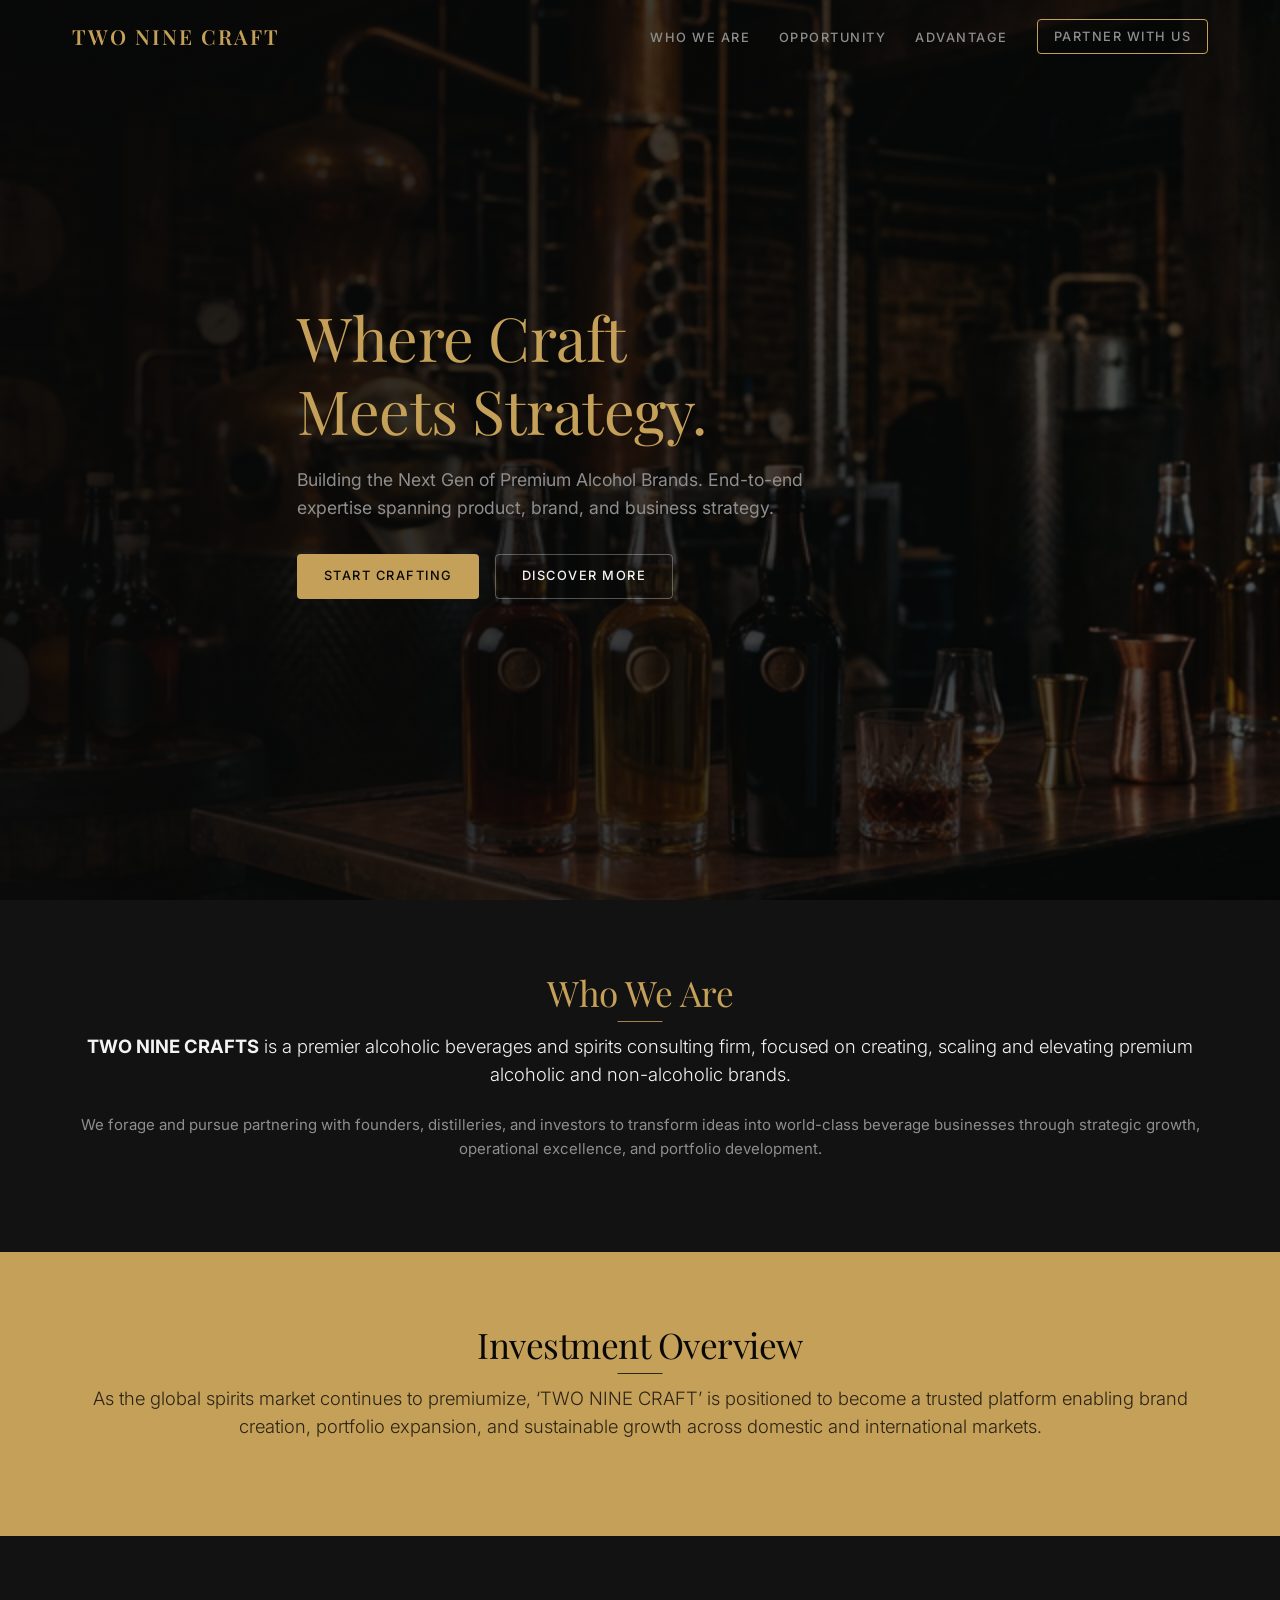
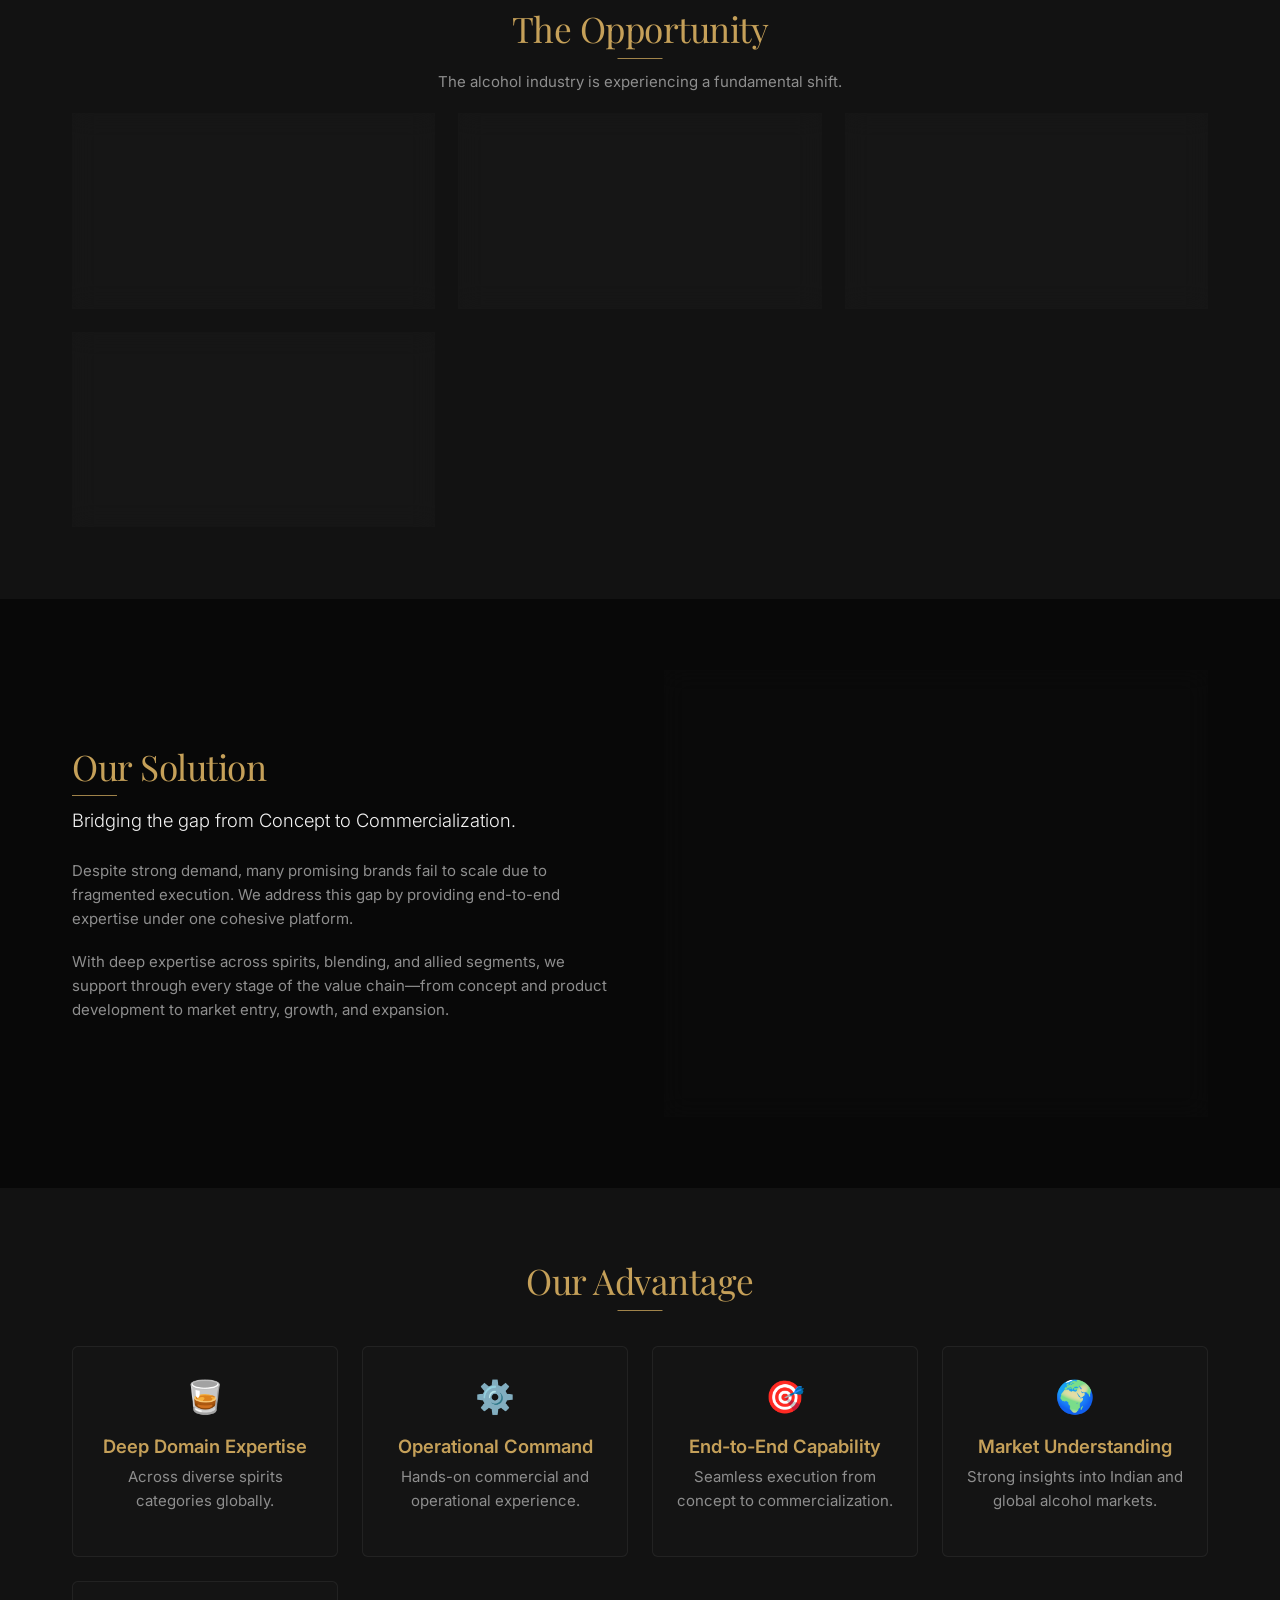
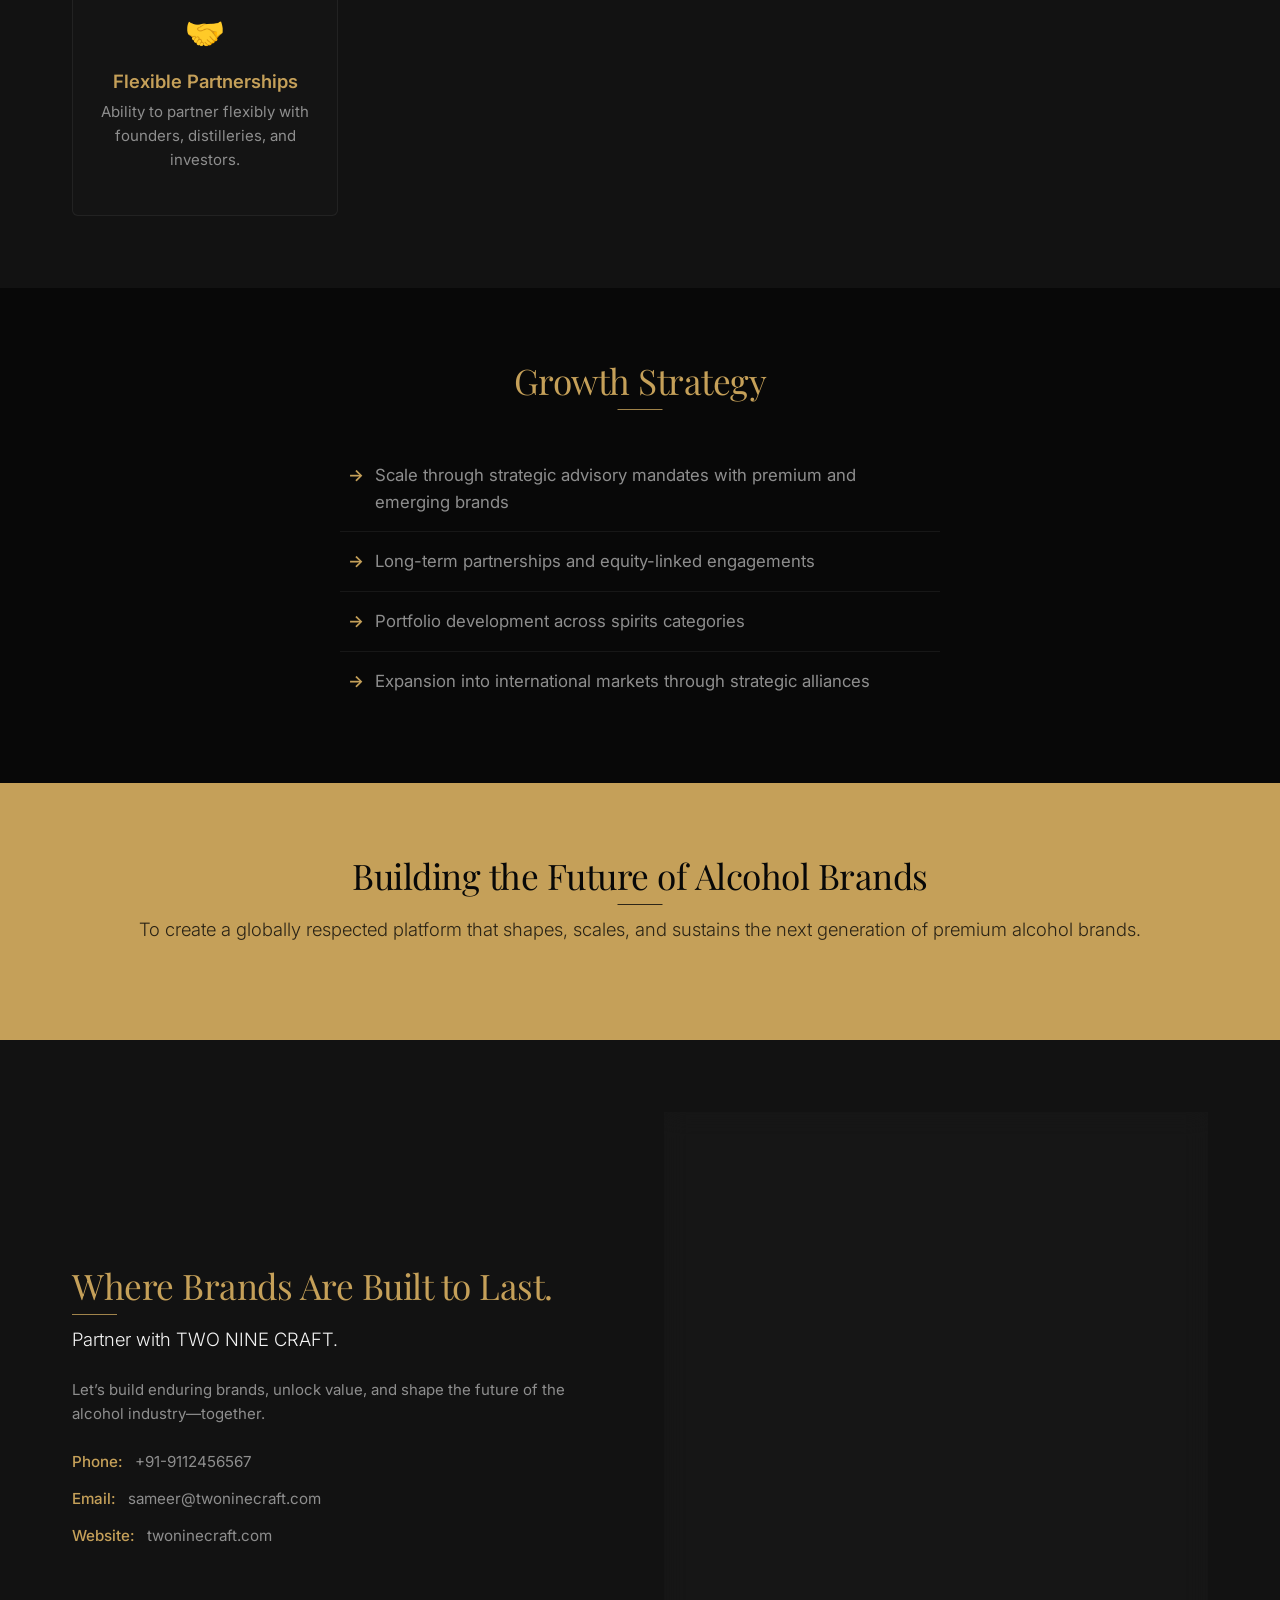
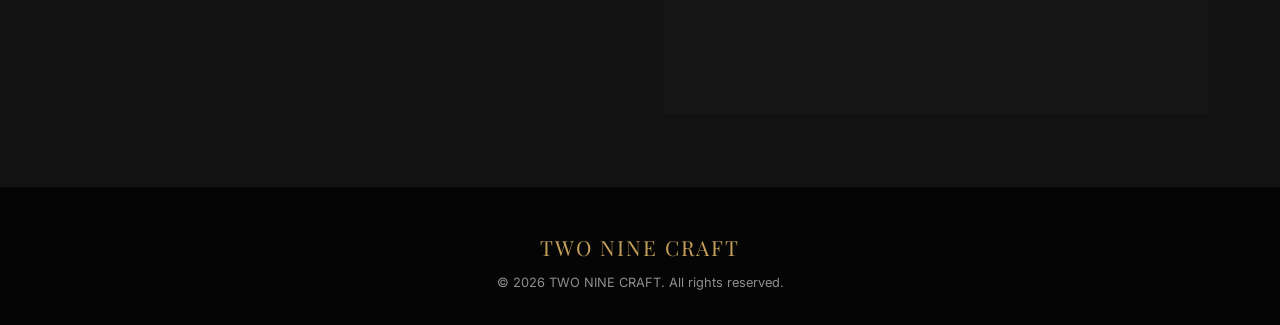
<file: index.html>
<!DOCTYPE html>
<html lang="en">
<head>
    <meta charset="UTF-8">
    <meta name="viewport" content="width=device-width, initial-scale=1.0">
    <title>TWO NINE CRAFT | Premium Alcohol Brand Consultancy</title>
    <meta name="description" content="Spearheading as an alcoholic beverages and spirits consulting firm, focused on creating, scaling and elevating premium alcoholic and non-alcoholic brands.">
    <link rel="preconnect" href="https://fonts.googleapis.com">
    <link rel="preconnect" href="https://fonts.gstatic.com" crossorigin>
    <link href="https://fonts.googleapis.com/css2?family=Inter:wght@300;400;500;600&family=Playfair+Display:ital,wght@0,400;0,600;0,700;1,400&display=swap" rel="stylesheet">
    <link rel="stylesheet" href="styles.css">
</head>
<body>
    <nav class="navbar">
        <div class="container nav-container">
            <a href="#" class="logo">TWO NINE CRAFT</a>
            <button class="menu-toggle" id="menuToggle" aria-label="Toggle navigation menu">
                <span></span>
                <span></span>
                <span></span>
            </button>
            <ul class="nav-links" id="navLinks">
                <li><a href="#who-we-are">Who We Are</a></li>
                <li><a href="#opportunity">Opportunity</a></li>
                <li><a href="#advantage">Advantage</a></li>
                <li><a href="#contact" class="btn btn-outline-nav">Partner With Us</a></li>
            </ul>
        </div>
    </nav>

    <header class="hero">
        <div class="hero-overlay"></div>
        <div class="container hero-content fade-up">
            <h1>Where Craft<br>Meets Strategy.</h1>
            <p>Building the Next Gen of Premium Alcohol Brands. End-to-end expertise spanning product, brand, and business strategy.</p>
            <div class="hero-buttons">
                <a href="#contact" class="btn btn-primary">Start Crafting</a>
                <a href="#who-we-are" class="btn btn-secondary">Discover More</a>
            </div>
        </div>
    </header>

    <section id="who-we-are" class="section dark-bg">
        <div class="container text-center max-w-800 fade-up">
            <h2 class="section-title">Who We Are</h2>
            <p class="section-lead">
                <strong>TWO NINE CRAFTS</strong> is a premier alcoholic beverages and spirits consulting firm, focused on creating, scaling and elevating premium alcoholic and non-alcoholic brands.
            </p>
            <p>
                We forage and pursue partnering with founders, distilleries, and investors to transform ideas into world-class beverage businesses through strategic growth, operational excellence, and portfolio development.
            </p>
        </div>
    </section>

    <section id="investment" class="section accent-bg text-dark">
        <div class="container text-center max-w-800 fade-up">
            <h2 class="section-title text-dark">Investment Overview</h2>
            <p class="section-lead">
                As the global spirits market continues to premiumize, ‘TWO NINE CRAFT’ is positioned to become a trusted platform enabling brand creation, portfolio expansion, and sustainable growth across domestic and international markets.
            </p>
        </div>
    </section>

    <section id="opportunity" class="section dark-bg">
        <div class="container">
            <div class="section-header text-center fade-up">
                <h2 class="section-title">The Opportunity</h2>
                <p>The alcohol industry is experiencing a fundamental shift.</p>
            </div>
            <div class="grid grid-2 fade-up">
                <div class="card glass-card">
                    <h3>Rapid Premiumization</h3>
                    <p>Across all spirits categories, consumers are drinking less but better, seeking high-quality experiences.</p>
                </div>
                <div class="card glass-card">
                    <h3>Authentic Demand</h3>
                    <p>Increasing demand for authentic, differentiated brands with compelling stories and origin.</p>
                </div>
                <div class="card glass-card">
                    <h3>Growing Complexity</h3>
                    <p>Navigating regulation, supply chains, and go-to-market execution has never been more intricate.</p>
                </div>
                <div class="card glass-card">
                    <h3>Expertise Shortage</h3>
                    <p>A critical shortage of integrated capabilities spanning product creation, brand positioning, and business strategy.</p>
                </div>
            </div>
        </div>
    </section>

    <section id="solution" class="section darker-bg">
        <div class="container split-layout fade-up">
            <div class="split-content">
                <h2 class="section-title">Our Solution</h2>
                <p class="section-lead">Bridging the gap from Concept to Commercialization.</p>
                <p>Despite strong demand, many promising brands fail to scale due to fragmented execution. We address this gap by providing end-to-end expertise under one cohesive platform.</p>
                <p>With deep expertise across spirits, blending, and allied segments, we support through every stage of the value chain—from concept and product development to market entry, growth, and expansion.</p>
            </div>
            <div class="split-image glass-panel">
                <div class="solution-list">
                    <div class="solution-item">
                        <span class="number">01</span>
                        <h4>Concept & Creation</h4>
                    </div>
                    <div class="solution-item">
                        <span class="number">02</span>
                        <h4>Liquid Development</h4>
                    </div>
                    <div class="solution-item">
                        <span class="number">03</span>
                        <h4>Brand Strategy</h4>
                    </div>
                    <div class="solution-item">
                        <span class="number">04</span>
                        <h4>Market Entry</h4>
                    </div>
                </div>
            </div>
        </div>
    </section>

    <section id="advantage" class="section dark-bg">
        <div class="container text-center fade-up">
            <h2 class="section-title">Our Advantage</h2>
            <div class="grid grid-3 mt-4">
                <div class="advantage-item">
                    <div class="icon">🥃</div>
                    <h4>Deep Domain Expertise</h4>
                    <p>Across diverse spirits categories globally.</p>
                </div>
                <div class="advantage-item">
                    <div class="icon">⚙️</div>
                    <h4>Operational Command</h4>
                    <p>Hands-on commercial and operational experience.</p>
                </div>
                <div class="advantage-item">
                    <div class="icon">🎯</div>
                    <h4>End-to-End Capability</h4>
                    <p>Seamless execution from concept to commercialization.</p>
                </div>
                <div class="advantage-item">
                    <div class="icon">🌍</div>
                    <h4>Market Understanding</h4>
                    <p>Strong insights into Indian and global alcohol markets.</p>
                </div>
                <div class="advantage-item">
                    <div class="icon">🤝</div>
                    <h4>Flexible Partnerships</h4>
                    <p>Ability to partner flexibly with founders, distilleries, and investors.</p>
                </div>
            </div>
        </div>
    </section>

    <section id="strategy" class="section darker-bg">
        <div class="container text-center max-w-800 fade-up">
            <h2 class="section-title">Growth Strategy</h2>
            <ul class="strategy-list">
                <li>Scale through strategic advisory mandates with premium and emerging brands</li>
                <li>Long-term partnerships and equity-linked engagements</li>
                <li>Portfolio development across spirits categories</li>
                <li>Expansion into international markets through strategic alliances</li>
            </ul>
        </div>
    </section>

    <section id="vision" class="section accent-bg text-dark text-center">
        <div class="container fade-up max-w-800">
            <h2 class="section-title text-dark">Building the Future of Alcohol Brands</h2>
            <p class="section-lead">To create a globally respected platform that shapes, scales, and sustains the next generation of premium alcohol brands.</p>
        </div>
    </section>

    <section id="contact" class="section dark-bg">
        <div class="container split-layout fade-up">
            <div class="split-content contact-info">
                <h2 class="section-title">Where Brands Are Built to Last.</h2>
                <p class="section-lead">Partner with TWO NINE CRAFT.</p>
                <p>Let’s build enduring brands, unlock value, and shape the future of the alcohol industry—together.</p>
                <div class="contact-details mt-4">
                    <p><strong>Phone:</strong> +91-9112456567</p>
                    <p><strong>Email:</strong> sameer@twoninecraft.com</p>
                    <p><strong>Website:</strong> twoninecraft.com</p>
                </div>
            </div>
            <div class="split-form glass-card">
                <h3>Start the Conversation</h3>
                <p class="form-desc">Fill out this initial questionnaire for hiring our services.</p>
                <form id="contactForm">
                    <div class="form-group">
                        <label for="name">Full Name / Company</label>
                        <input type="text" id="name" required placeholder="John Doe">
                    </div>
                    <div class="form-group">
                        <label for="email">Email Address</label>
                        <input type="email" id="email" required placeholder="john@example.com">
                    </div>
                    <div class="form-group">
                        <label for="interest">Area of Interest</label>
                        <select id="interest" required>
                            <option value="">Select an option...</option>
                            <option value="brand_creation">Brand Creation & Concept</option>
                            <option value="liquid_development">Liquid & Product Development</option>
                            <option value="market_entry">Market Entry Strategy</option>
                            <option value="investment">Investment Opportunities</option>
                            <option value="other">Other Consulting Services</option>
                        </select>
                    </div>
                    <div class="form-group">
                        <label for="message">About Your Project</label>
                        <textarea id="message" rows="4" required placeholder="Tell us about your brand or vision..."></textarea>
                    </div>
                    <button type="submit" class="btn btn-primary btn-block">Submit Inquiry</button>
                    <div id="formStatus" class="form-status"></div>
                </form>
            </div>
        </div>
    </section>

    <footer class="footer">
        <div class="container text-center">
            <h2 class="footer-logo">TWO NINE CRAFT</h2>
            <p>&copy; 2026 TWO NINE CRAFT. All rights reserved.</p>
        </div>
    </footer>

    <script src="script.js"></script>
</body>
</html>
</file>
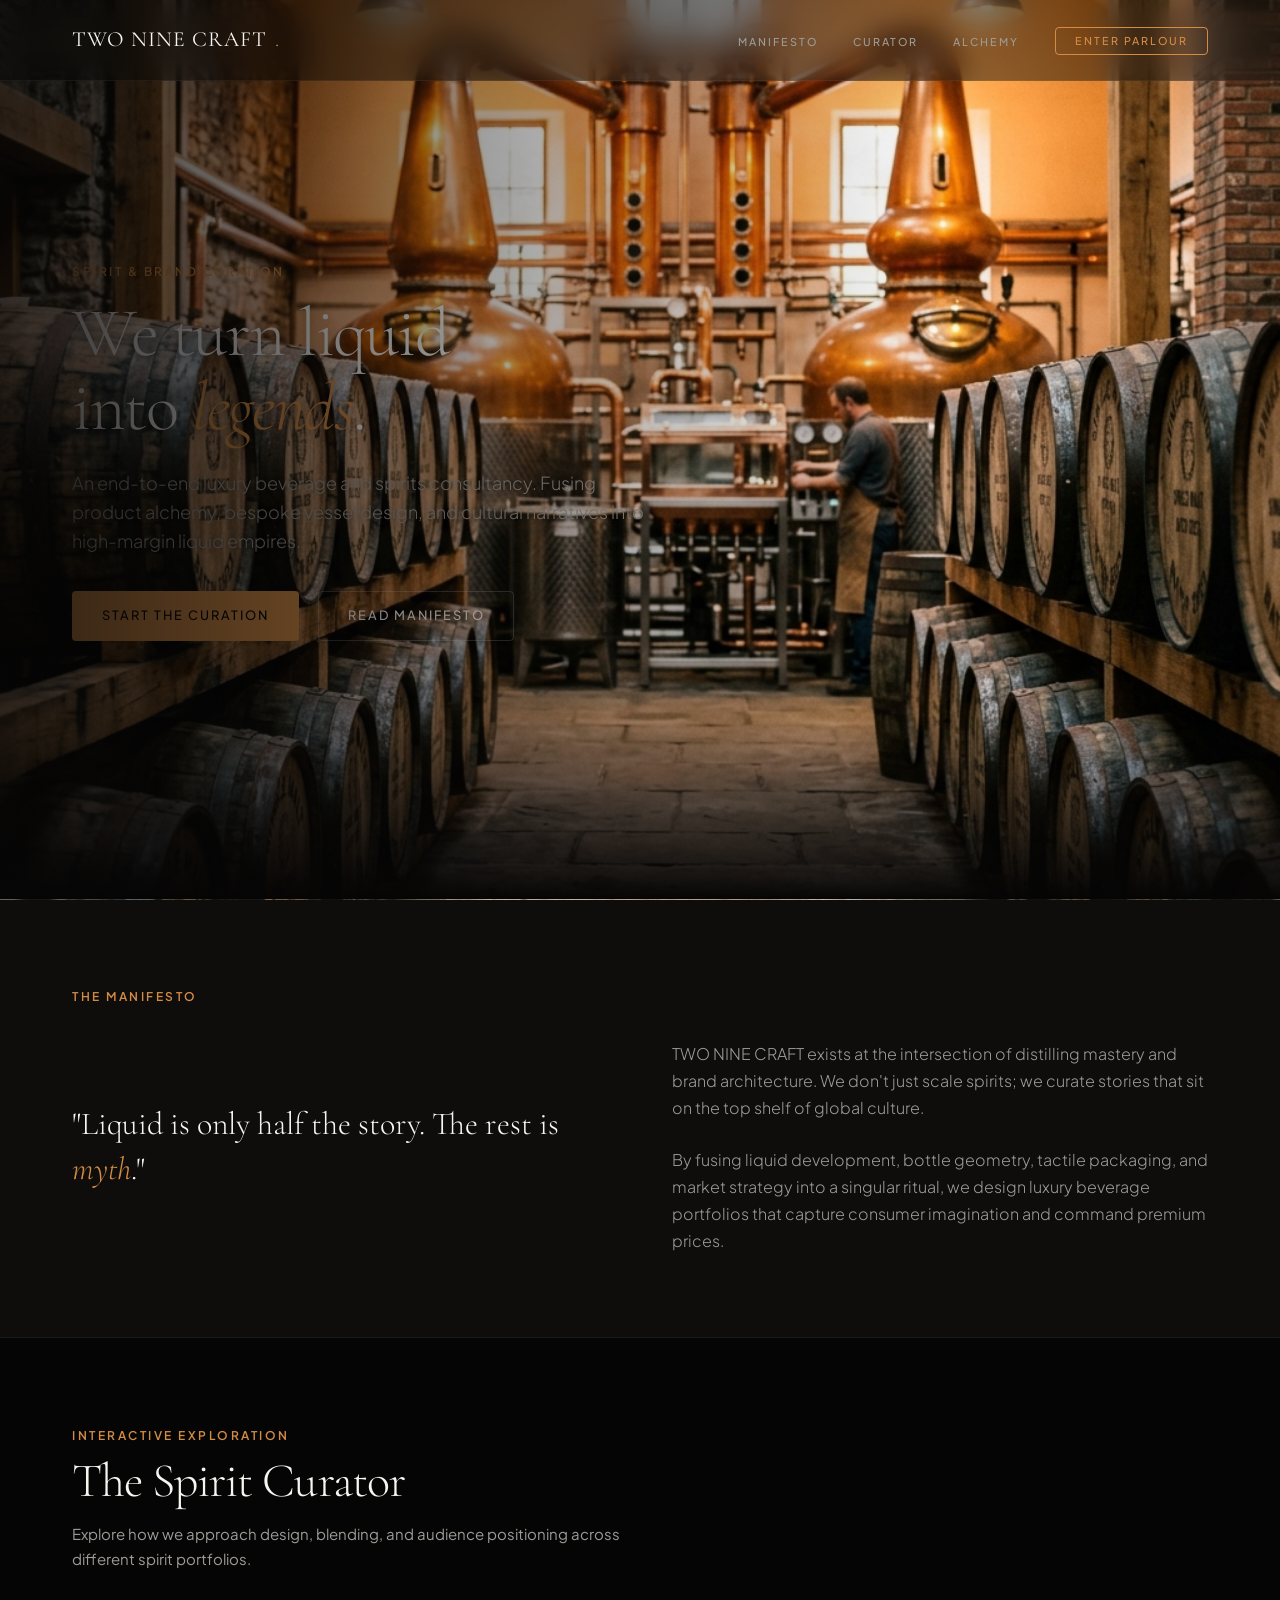
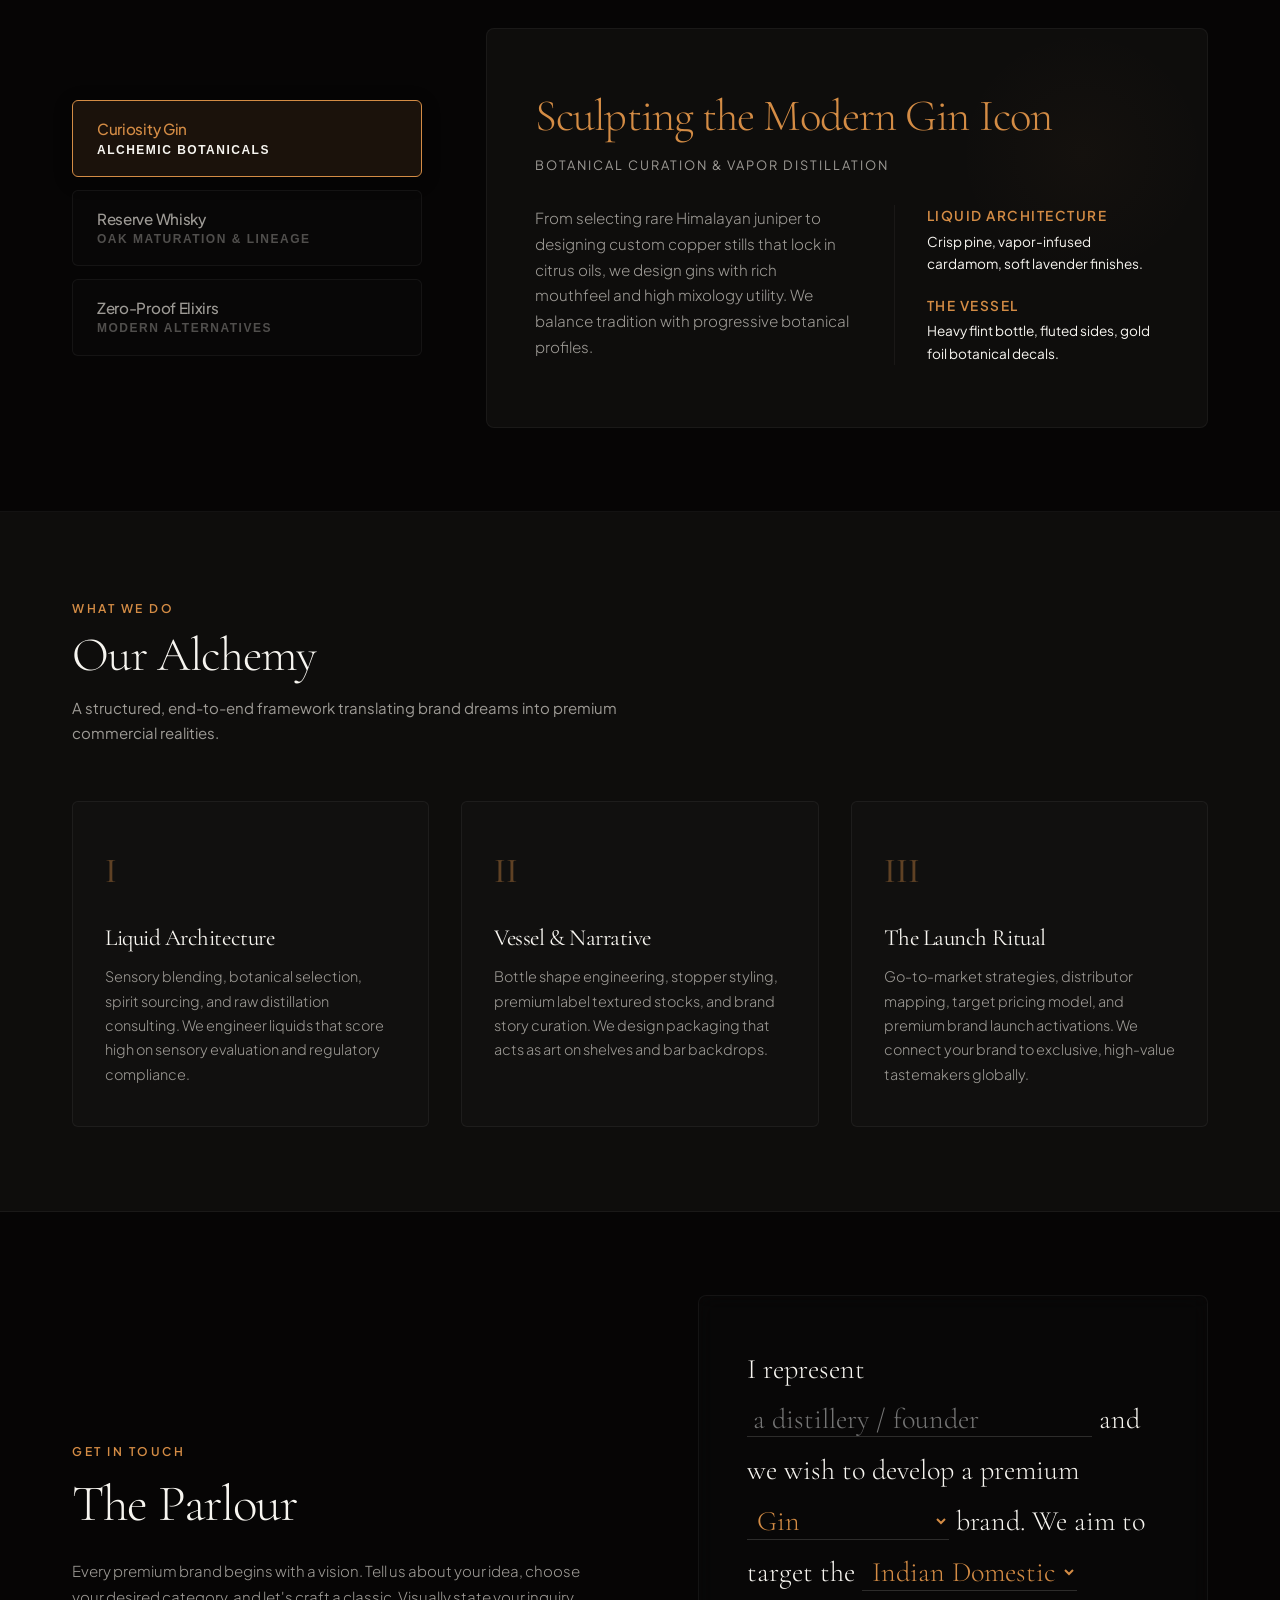
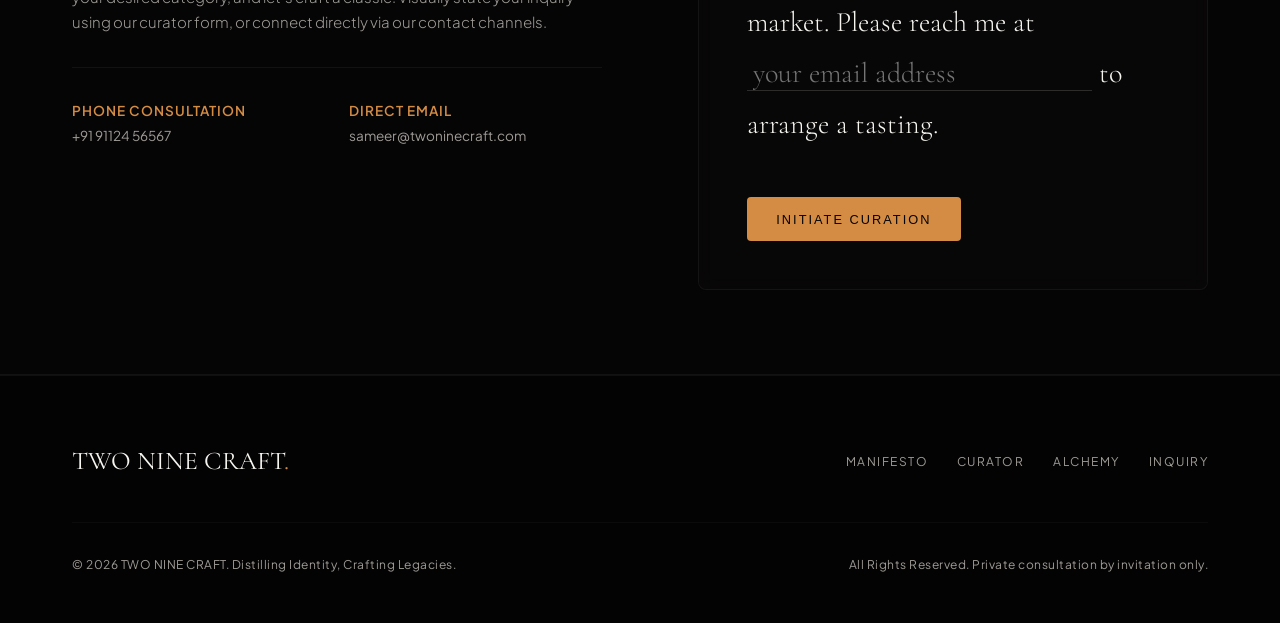
<file: v2/index.html>
<!DOCTYPE html>
<html lang="en">
<head>
    <meta charset="UTF-8">
    <meta name="viewport" content="width=device-width, initial-scale=1.0">
    <title>TWO NINE CRAFT | Luxury Spirit & Brand Consultancy</title>
    <meta name="description" content="A premium, end-to-end luxury beverage and spirits consulting firm. Bridging the gap from liquid alchemy to cultural brand icons.">
    <link rel="stylesheet" href="styles.css">
</head>
<body>
    <!-- Ambient glow decorative spots for premium depth -->
    <div class="ambient-glow" style="top: 10%; left: -100px;"></div>
    <div class="ambient-glow" style="top: 50%; right: -150px;"></div>
    <div class="ambient-glow" style="top: 85%; left: 20%;"></div>

    <!-- Navigation -->
    <nav class="navbar">
        <div class="container nav-container">
            <a href="#" class="logo">TWO NINE CRAFT<span>.</span></a>
            <button class="menu-toggle" id="menuToggle" aria-label="Toggle navigation menu">
                <span></span>
                <span></span>
                <span></span>
            </button>
            <ul class="nav-links" id="navLinks">
                <li><a href="#manifesto" class="active-link">Manifesto</a></li>
                <li><a href="#curator">Curator</a></li>
                <li><a href="#alchemy">Alchemy</a></li>
                <li><a href="#inquiry" class="btn-nav">Enter Parlour</a></li>
            </ul>
        </div>
    </nav>

    <!-- Hero Section -->
    <header class="hero">
        <div class="container">
            <div class="hero-content reveal">
                <span class="uppercase-track">Spirit &amp; Brand Curation</span>
                <h1 style="margin-top: 0.8rem;">We turn liquid<br>into <span class="serif-italic text-accent">legends</span>.</h1>
                <p>An end-to-end luxury beverage and spirits consultancy. Fusing product alchemy, bespoke vessel design, and cultural narratives into high-margin liquid empires.</p>
                <div class="hero-buttons">
                    <a href="#inquiry" class="btn btn-primary">Start the Curation</a>
                    <a href="#manifesto" class="btn btn-outline">Read Manifesto</a>
                </div>
            </div>
        </div>
    </header>

    <!-- Section 1: The Manifesto -->
    <section id="manifesto" class="section bg-peat">
        <div class="container">
            <div class="reveal">
                <span class="uppercase-track">The Manifesto</span>
                <div class="manifesto-box" style="margin-top: 2rem;">
                    <div class="manifesto-text">
                        "Liquid is only half the story. The rest is <span class="serif-italic text-accent">myth</span>."
                    </div>
                    <div class="manifesto-detail text-muted">
                        <p style="margin-bottom: 1.5rem;">TWO NINE CRAFT exists at the intersection of distilling mastery and brand architecture. We don't just scale spirits; we curate stories that sit on the top shelf of global culture.</p>
                        <p>By fusing liquid development, bottle geometry, tactile packaging, and market strategy into a singular ritual, we design luxury beverage portfolios that capture consumer imagination and command premium prices.</p>
                    </div>
                </div>
            </div>
        </div>
    </section>

    <!-- Section 2: The Spirit Curator (Interactive Tab Feature) -->
    <section id="curator" class="section bg-obsidian">
        <div class="container">
            <div class="section-header reveal">
                <span class="uppercase-track">Interactive Exploration</span>
                <h2>The Spirit Curator</h2>
                <p class="text-muted" style="margin-top: 0.8rem;">Explore how we approach design, blending, and audience positioning across different spirit portfolios.</p>
            </div>
            
            <div class="curator-layout reveal">
                <!-- Curator Tab Menu -->
                <div class="curator-menu" id="curatorMenu">
                    <button class="curator-tab active" data-spirit="gin">
                        <h4>Curiosity Gin</h4>
                        <p>Alchemic Botanicals</p>
                    </button>
                    <button class="curator-tab" data-spirit="whisky">
                        <h4>Reserve Whisky</h4>
                        <p>Oak maturation &amp; lineage</p>
                    </button>
                    <button class="curator-tab" data-spirit="nonalc">
                        <h4>Zero-Proof Elixirs</h4>
                        <p>Modern alternatives</p>
                    </button>
                </div>
                
                <!-- Curator Display Screen -->
                <div class="curator-screen" id="curatorScreen">
                    <div class="curator-display-content" id="curatorContent">
                        <!-- Dynamic content injected here by JS -->
                        <h3>Sculpting the Modern Gin Icon</h3>
                        <p class="display-subtitle">Botanical Curation &amp; Vapor Distillation</p>
                        <div class="curator-grid">
                            <div class="curator-copy text-muted">
                                <p>From selecting rare Himalayan juniper to designing custom copper stills that lock in citrus oils, we design gins with rich mouthfeel and high mixology utility. We balance tradition with progressive botanical profiles.</p>
                            </div>
                            <div class="curator-specs">
                                <div class="spec-item">
                                    <span>Liquid Architecture</span>
                                    Crisp pine, vapor-infused cardamom, soft lavender finishes.
                                </div>
                                <div class="spec-item">
                                    <span>The Vessel</span>
                                    Heavy flint bottle, fluted sides, gold foil botanical decals.
                                </div>
                            </div>
                        </div>
                    </div>
                </div>
            </div>
        </div>
    </section>

    <!-- Section 3: The Alchemy (Services Grid) -->
    <section id="alchemy" class="section bg-peat">
        <div class="container">
            <div class="section-header reveal">
                <span class="uppercase-track">What We Do</span>
                <h2>Our Alchemy</h2>
                <p class="text-muted" style="margin-top: 0.8rem;">A structured, end-to-end framework translating brand dreams into premium commercial realities.</p>
            </div>
            
            <div class="alchemy-grid reveal">
                <!-- Service 1 -->
                <div class="alchemy-card">
                    <div class="card-num">I</div>
                    <h3>Liquid Architecture</h3>
                    <p class="text-muted">Sensory blending, botanical selection, spirit sourcing, and raw distillation consulting. We engineer liquids that score high on sensory evaluation and regulatory compliance.</p>
                </div>
                
                <!-- Service 2 -->
                <div class="alchemy-card">
                    <div class="card-num">II</div>
                    <h3>Vessel &amp; Narrative</h3>
                    <p class="text-muted">Bottle shape engineering, stopper styling, premium label textured stocks, and brand story curation. We design packaging that acts as art on shelves and bar backdrops.</p>
                </div>
                
                <!-- Service 3 -->
                <div class="alchemy-card">
                    <div class="card-num">III</div>
                    <h3>The Launch Ritual</h3>
                    <p class="text-muted">Go-to-market strategies, distributor mapping, target pricing model, and premium brand launch activations. We connect your brand to exclusive, high-value tastemakers globally.</p>
                </div>
            </div>
        </div>
    </section>

    <!-- Section 4: The Parlour (Conversational Contact Room) -->
    <section id="inquiry" class="section bg-obsidian">
        <div class="container">
            <div class="parlour-layout reveal">
                <!-- Parlour info -->
                <div class="parlour-details">
                    <span class="uppercase-track">Get in Touch</span>
                    <h2 style="margin-top: 0.8rem;">The Parlour</h2>
                    <p class="text-muted">Every premium brand begins with a vision. Tell us about your idea, choose your desired category, and let's craft a classic. Visually state your inquiry using our curator form, or connect directly via our contact channels.</p>
                    
                    <div class="quick-contact">
                        <div class="contact-pill">
                            <span>Phone Consultation</span>
                            <a href="tel:+919112456567">+91 91124 56567</a>
                        </div>
                        <div class="contact-pill">
                            <span>Direct Email</span>
                            <a href="mailto:sameer@twoninecraft.com">sameer@twoninecraft.com</a>
                        </div>
                    </div>
                </div>
                
                <!-- Conversational Form -->
                <div class="conversational-form-wrapper">
                    <form id="parlourForm">
                        <div class="conversational-sentence">
                            I represent 
                            <input type="text" id="clientIdentity" class="inline-input" placeholder="a distillery / founder" required>
                            and we wish to develop a premium
                            <select id="projectCategory" class="inline-select" required>
                                <option value="Gin">Gin</option>
                                <option value="Single Malt Whisky">Whisky</option>
                                <option value="Zero-Proof Spirit">Zero-Proof</option>
                                <option value="Ready-To-Serve Portfolio">Ready-To-Serve</option>
                                <option value="Bespoke Design Project">Bespoke Cask</option>
                            </select>
                            brand. We aim to target the
                            <select id="targetMarket" class="inline-select" required>
                                <option value="Indian Premium Domestic">Indian Domestic</option>
                                <option value="Global Export">Global Export</option>
                                <option value="Bespoke Luxury Niche">Bespoke Niche</option>
                            </select>
                            market. Please reach me at 
                            <input type="email" id="clientEmail" class="inline-input" placeholder="your email address" required>
                            to arrange a tasting.
                        </div>
                        <button type="submit" class="btn btn-primary">Initiate Curation</button>
                        <div id="statusMessage" class="status-box"></div>
                    </form>
                </div>
            </div>
        </div>
    </section>

    <!-- Footer -->
    <footer class="footer">
        <div class="container">
            <div class="footer-top">
                <a href="#" class="footer-logo">TWO NINE CRAFT<span>.</span></a>
                <ul class="footer-nav">
                    <li><a href="#manifesto">Manifesto</a></li>
                    <li><a href="#curator">Curator</a></li>
                    <li><a href="#alchemy">Alchemy</a></li>
                    <li><a href="#inquiry">Inquiry</a></li>
                </ul>
            </div>
            <div class="footer-bottom">
                <p>&copy; 2026 TWO NINE CRAFT. Distilling Identity, Crafting Legacies.</p>
                <p>All Rights Reserved. Private consultation by invitation only.</p>
            </div>
        </div>
    </footer>

    <script src="script.js"></script>
</body>
</html>
</file>
<file: styles.css>
/* Root Variables for Premium Theme */
:root {
    --bg-darker: #080808;
    --bg-dark: #121212;
    --bg-card: rgba(255, 255, 255, 0.02);
    --border-color: rgba(255, 255, 255, 0.06);
    
    --gold-primary: #C5A059; /* Sophisticated Champagne/Satin Brass Gold */
    --gold-hover: #A88443;
    --gold-dim: rgba(197, 160, 89, 0.06);
    
    --text-main: #F3F3F3;
    --text-muted: #8E8E8E;
    --text-dark: #080808;
    
    --font-heading: 'Playfair Display', serif;
    --font-body: 'Inter', sans-serif;
    
    --transition: all 0.25s cubic-bezier(0.16, 1, 0.3, 1);
}

/* Reset & Base Styles */
* {
    margin: 0;
    padding: 0;
    box-sizing: border-box;
}

html {
    scroll-behavior: smooth;
}

body {
    font-family: var(--font-body);
    background-color: var(--bg-darker);
    color: var(--text-main);
    font-size: 15px; /* Compact base scale */
    line-height: 1.6;
    overflow-x: hidden;
    -webkit-font-smoothing: antialiased;
    -moz-osx-font-smoothing: grayscale;
}

h1, h2, h3, h4, h5, h6 {
    font-family: var(--font-heading);
    font-weight: 400;
    line-height: 1.2;
    margin-bottom: 0.8rem;
    color: var(--text-main);
}

p {
    margin-bottom: 1.2rem;
    color: var(--text-muted);
}

a {
    color: inherit;
    text-decoration: none;
    transition: var(--transition);
}

/* Typography Utilities */
.text-center { text-align: center; }
.text-dark { color: var(--text-dark) !important; }
.max-w-800 { max-width: 800px; margin-left: auto; margin-right: auto; }
.mt-4 { margin-top: 1.5rem; }

/* Layout Utilities */
.container {
    width: 100%;
    max-width: 1200px;
    margin: 0 auto;
    padding: 0 2rem;
}

.section {
    padding: 4.5rem 0; /* Reduced by 25% for a compact look */
}

.dark-bg { background-color: var(--bg-dark); }
.darker-bg { background-color: var(--bg-darker); }
.accent-bg { background-color: var(--gold-primary); }

.section-title {
    font-size: 2.2rem; /* Scaled down slightly */
    color: var(--gold-primary);
    margin-bottom: 1.2rem;
    position: relative;
    display: inline-block;
    letter-spacing: -0.5px;
}

.section-title::after {
    content: '';
    position: absolute;
    bottom: -8px;
    left: 50%;
    transform: translateX(-50%);
    width: 45px;
    height: 1px; /* Thinner line for elegance */
    background-color: var(--gold-primary);
    opacity: 0.8;
}

.split-layout .section-title::after {
    left: 0;
    transform: none;
}

.section-lead {
    font-size: 1.15rem; /* Scaled down slightly */
    color: var(--text-main);
    margin-bottom: 1.5rem;
    font-weight: 300;
    line-height: 1.5;
}

/* Grid System */
.grid {
    display: grid;
    gap: 1.5rem;
}

.grid-2 { grid-template-columns: repeat(auto-fit, minmax(min(280px, 100%), 1fr)); }
.grid-3 { grid-template-columns: repeat(auto-fit, minmax(min(240px, 100%), 1fr)); }

.split-layout {
    display: grid;
    grid-template-columns: 1fr 1fr;
    gap: 3rem;
    align-items: center;
}

@media (max-width: 768px) {
    .split-layout {
        grid-template-columns: 1fr;
        gap: 2rem;
    }
}

/* Navigation */
.navbar {
    position: fixed;
    top: 0;
    left: 0;
    width: 100%;
    padding: 1.2rem 0;
    z-index: 1000;
    transition: var(--transition);
    background: transparent;
}

.navbar.scrolled {
    background: rgba(8, 8, 8, 0.85);
    backdrop-filter: blur(12px);
    -webkit-backdrop-filter: blur(12px);
    padding: 0.8rem 0;
    border-bottom: 1px solid var(--border-color);
}

.nav-container {
    display: flex;
    justify-content: space-between;
    align-items: center;
}

.logo {
    font-family: var(--font-heading);
    font-size: 1.3rem;
    font-weight: 600;
    color: var(--gold-primary);
    letter-spacing: 2px;
}

.nav-links {
    list-style: none;
    display: flex;
    gap: 1.8rem;
    align-items: center;
}

.nav-links a {
    font-size: 0.8rem;
    font-weight: 500;
    text-transform: uppercase;
    letter-spacing: 1.5px;
    color: var(--text-muted);
}

.nav-links a:hover {
    color: var(--gold-primary);
}

/* Hamburger Menu Toggle */
.menu-toggle {
    display: none;
    flex-direction: column;
    justify-content: space-between;
    width: 20px;
    height: 14px;
    background: transparent;
    border: none;
    cursor: pointer;
    z-index: 1100;
}

.menu-toggle span {
    display: block;
    width: 100%;
    height: 2px;
    background-color: var(--text-main);
    transition: var(--transition);
}

@media (max-width: 768px) {
    .menu-toggle {
        display: flex;
    }
    
    .nav-links {
        position: fixed;
        top: 0;
        right: -100%;
        width: 75%;
        max-width: 300px;
        height: 100vh;
        background-color: rgba(10, 10, 10, 0.98);
        backdrop-filter: blur(15px);
        -webkit-backdrop-filter: blur(15px);
        flex-direction: column;
        justify-content: center;
        align-items: center;
        gap: 2rem;
        padding: 2rem;
        transition: right 0.4s cubic-bezier(0.16, 1, 0.3, 1);
        border-left: 1px solid var(--border-color);
        box-shadow: -10px 0 30px rgba(0, 0, 0, 0.5);
    }
    
    .nav-links.active {
        right: 0;
    }
    
    /* Cross icon transformation */
    .menu-toggle.active span:nth-child(1) {
        transform: translateY(6px) rotate(45deg);
    }
    .menu-toggle.active span:nth-child(2) {
        opacity: 0;
    }
    .menu-toggle.active span:nth-child(3) {
        transform: translateY(-6px) rotate(-45deg);
    }
}

/* Buttons */
.btn {
    display: inline-block;
    padding: 0.7rem 1.6rem;
    border-radius: 4px;
    font-family: var(--font-body);
    font-weight: 500;
    text-transform: uppercase;
    letter-spacing: 1.5px;
    cursor: pointer;
    border: 1px solid transparent;
    font-size: 0.8rem;
    transition: var(--transition);
}

.btn-primary {
    background-color: var(--gold-primary);
    color: var(--text-dark);
}

.btn-primary:hover {
    background-color: var(--gold-hover);
    transform: translateY(-2px);
    box-shadow: 0 4px 15px rgba(197, 160, 89, 0.25);
}

.btn-secondary {
    background-color: transparent;
    border-color: rgba(255, 255, 255, 0.3);
    color: var(--text-main);
}

.btn-secondary:hover {
    border-color: var(--gold-primary);
    background-color: var(--gold-dim);
    color: var(--gold-primary);
    transform: translateY(-2px);
}

.btn-outline-nav {
    border: 1px solid var(--gold-primary);
    color: var(--gold-primary);
    padding: 0.4rem 1rem;
    border-radius: 4px;
}

.btn-outline-nav:hover {
    background: var(--gold-primary);
    color: var(--text-dark);
    box-shadow: 0 4px 12px rgba(197, 160, 89, 0.2);
}

.btn-block {
    display: block;
    width: 100%;
    text-align: center;
}

/* Hero Section */
.hero {
    height: 100vh;
    position: relative;
    display: flex;
    align-items: center;
    background-image: url('assets/hero_bg.png');
    background-size: cover;
    background-position: center;
    background-attachment: fixed;
}

.hero-overlay {
    position: absolute;
    inset: 0;
    background: linear-gradient(to right, rgba(8, 8, 8, 0.92) 0%, rgba(8, 8, 8, 0.65) 100%);
    z-index: 1;
}

.hero-content {
    position: relative;
    z-index: 2;
    max-width: 750px;
}

.hero-content h1 {
    font-size: 3.8rem;
    color: var(--gold-primary);
    margin-bottom: 1.2rem;
    font-weight: 300;
    letter-spacing: -0.5px;
}

.hero-content p {
    font-size: 1.1rem;
    margin-bottom: 2rem;
    max-width: 550px;
    color: var(--text-muted);
}

.hero-buttons {
    display: flex;
    gap: 1rem;
}

@media (max-width: 768px) {
    .hero {
        background-attachment: scroll; /* fixes mobile background rendering bugs */
    }
    
    .hero-content h1 { 
        font-size: 2.6rem; 
    }
    
    .hero-buttons { 
        flex-direction: column; 
        gap: 0.8rem;
    }
    
    .hero-buttons .btn {
        width: 100%;
        text-align: center;
    }
}

/* Cards & Glassmorphism */
.glass-card {
    background: var(--bg-card);
    backdrop-filter: blur(12px);
    -webkit-backdrop-filter: blur(12px);
    border: 1px solid var(--border-color);
    padding: 2rem 1.8rem;
    border-radius: 6px;
    transition: var(--transition);
}

.glass-card:hover {
    transform: translateY(-4px);
    border-color: rgba(197, 160, 89, 0.25);
    box-shadow: 0 8px 25px rgba(0, 0, 0, 0.4), inset 0 1px 0 rgba(255, 255, 255, 0.05);
}

.glass-card h3 {
    color: var(--gold-primary);
    font-size: 1.3rem;
    margin-bottom: 0.8rem;
    font-family: var(--font-heading);
    font-weight: 600;
}

/* Solution Section Styling */
.glass-panel {
    background: rgba(255, 255, 255, 0.01);
    backdrop-filter: blur(12px);
    -webkit-backdrop-filter: blur(12px);
    border: 1px solid var(--border-color);
    padding: 1.8rem;
    border-radius: 6px;
}

.solution-list {
    display: flex;
    flex-direction: column;
    gap: 1rem;
}

.solution-item {
    display: flex;
    align-items: center;
    gap: 1.2rem;
    padding: 1.2rem;
    background: rgba(0, 0, 0, 0.2);
    border-left: 2px solid var(--gold-primary);
    border-radius: 4px;
    transition: var(--transition);
}

.solution-item:hover {
    background: rgba(197, 160, 89, 0.04);
    transform: translateX(6px);
    border-left-color: var(--gold-hover);
}

.solution-item .number {
    font-family: var(--font-heading);
    font-size: 1.8rem;
    color: var(--gold-primary);
    opacity: 0.6;
    font-weight: 600;
}

.solution-item h4 {
    margin: 0;
    font-size: 1.15rem;
    font-family: var(--font-body);
    font-weight: 500;
}

/* Advantage Items */
.advantage-item {
    padding: 1.5rem;
    background: rgba(255, 255, 255, 0.01);
    border: 1px solid var(--border-color);
    border-radius: 6px;
    transition: var(--transition);
}

.advantage-item:hover {
    transform: translateY(-4px);
    border-color: rgba(197, 160, 89, 0.25);
    background: rgba(197, 160, 89, 0.02);
}

.advantage-item .icon {
    font-size: 2rem;
    margin-bottom: 0.8rem;
}

.advantage-item h4 {
    color: var(--gold-primary);
    font-size: 1.15rem;
    margin-bottom: 0.5rem;
    font-family: var(--font-body);
    font-weight: 600;
}

/* Strategy List */
.strategy-list {
    list-style: none;
    text-align: left;
    margin-top: 1.5rem;
    max-width: 600px;
    margin-left: auto;
    margin-right: auto;
}

.strategy-list li {
    padding: 1rem 1rem 1rem 2.2rem;
    border-bottom: 1px solid var(--border-color);
    font-size: 1.05rem;
    position: relative;
    color: var(--text-muted);
    transition: var(--transition);
}

.strategy-list li:hover {
    color: var(--text-main);
    background: rgba(255, 255, 255, 0.01);
}

.strategy-list li::before {
    content: '→';
    position: absolute;
    left: 0.5rem;
    color: var(--gold-primary);
    font-weight: 600;
}

.strategy-list li:last-child {
    border-bottom: none;
}

/* Theme accent backgrounds */
.accent-bg h2.section-title {
    color: var(--text-dark) !important;
}

.accent-bg p, .accent-bg .section-lead {
    color: rgba(5, 5, 5, 0.8) !important;
}

.accent-bg .section-title::after {
    background-color: var(--text-dark);
}

/* Forms */
.split-form h3 {
    font-size: 1.4rem;
    margin-bottom: 0.4rem;
    font-family: var(--font-heading);
    color: var(--gold-primary);
}

.form-desc {
    font-size: 0.85rem;
    color: var(--text-muted);
    margin-bottom: 1.5rem;
}

.form-group {
    margin-bottom: 1.2rem;
}

.form-group label {
    display: block;
    margin-bottom: 0.4rem;
    font-size: 0.75rem;
    text-transform: uppercase;
    letter-spacing: 1.5px;
    color: var(--gold-primary);
    font-weight: 500;
}

.form-group input,
.form-group select,
.form-group textarea {
    width: 100%;
    padding: 0.8rem;
    background: rgba(0, 0, 0, 0.4);
    border: 1px solid var(--border-color);
    color: var(--text-main);
    font-family: var(--font-body);
    font-size: 0.9rem;
    border-radius: 4px;
    transition: var(--transition);
}

.form-group input::placeholder,
.form-group textarea::placeholder {
    color: rgba(255, 255, 255, 0.25);
}

.form-group select option {
    background-color: #121212;
    color: var(--text-main);
}

.form-group input:focus,
.form-group select:focus,
.form-group textarea:focus {
    outline: none;
    border-color: var(--gold-primary);
    background: rgba(0, 0, 0, 0.6);
    box-shadow: 0 0 0 3px rgba(197, 160, 89, 0.1);
}

.form-status {
    margin-top: 1rem;
    padding: 1rem;
    border-radius: 4px;
    display: none;
    text-align: center;
    font-size: 0.9rem;
}

.form-status.success {
    display: block;
    background: rgba(46, 204, 113, 0.08);
    color: #2ecc71;
    border: 1px solid rgba(46, 204, 113, 0.3);
}

/* Contact Details Info */
.contact-details p {
    font-size: 0.95rem;
    margin-bottom: 0.8rem;
    color: var(--text-muted);
}

.contact-details p strong {
    color: var(--gold-primary);
    font-weight: 500;
    margin-right: 0.5rem;
}

/* Footer */
.footer {
    padding: 3rem 0 2rem;
    background: #050505;
    border-top: 1px solid var(--border-color);
}

.footer-logo {
    font-family: var(--font-heading);
    font-size: 1.3rem;
    color: var(--gold-primary);
    margin-bottom: 0.8rem;
    letter-spacing: 2px;
}

.footer p {
    font-size: 0.8rem;
    color: var(--text-muted);
    margin-bottom: 0;
}

/* Animations */
.fade-up {
    opacity: 0;
    transform: translateY(20px);
    transition: opacity 0.6s cubic-bezier(0.16, 1, 0.3, 1), transform 0.6s cubic-bezier(0.16, 1, 0.3, 1);
}

.fade-up.visible {
    opacity: 1;
    transform: translateY(0);
}

/* Responsive Overrides */
@media (max-width: 768px) {
    .section {
        padding: 3.5rem 0;
    }
    
    .section-title {
        font-size: 1.8rem;
    }
    
    .navbar {
        padding: 1rem 0;
    }
    
    .logo {
        font-size: 1.15rem;
    }
    
    .grid {
        gap: 1.2rem;
    }
    
    .glass-card {
        padding: 1.5rem;
    }
    
    .glass-panel {
        padding: 1.2rem;
    }
}
</file>
<file: v2/styles.css>
/* TWO NINE CRAFT 2.0 (v2) - Premium Styling */

@import url('https://fonts.googleapis.com/css2?family=Cormorant+Garamond:ital,wght@0,300;0,400;0,500;0,600;1,300;1,400&family=Plus+Jakarta+Sans:wght@300;400;500;600;700&display=swap');

:root {
    --bg-obsidian: #060505;
    --bg-peat: #0E0D0C;
    --bg-card: rgba(255, 255, 255, 0.015);

    --amber-primary: #D48C45;
    /* Rich Liquid Amber */
    --amber-hover: #B87330;
    --amber-glow: rgba(212, 140, 69, 0.1);
    --amber-light: #ECD5C0;

    --linen-light: #F7F5F0;
    /* Creamy Linen Text */
    --linen-muted: #9E9B96;
    /* Muted Granular */
    --linen-dark: #22201F;

    --border-light: rgba(247, 245, 240, 0.05);
    --border-amber: rgba(212, 140, 69, 0.15);

    --font-heading: 'Cormorant Garamond', serif;
    --font-body: 'Plus Jakarta Sans', sans-serif;

    --transition: all 0.4s cubic-bezier(0.16, 1, 0.3, 1);
}

/* Reset & Scrollbar */
* {
    margin: 0;
    padding: 0;
    box-sizing: border-box;
}

html {
    scroll-behavior: smooth;
    scrollbar-width: thin;
    scrollbar-color: var(--amber-primary) var(--bg-obsidian);
}

body {
    font-family: var(--font-body);
    background-color: var(--bg-obsidian);
    color: var(--linen-light);
    font-size: 15px;
    line-height: 1.65;
    overflow-x: hidden;
    -webkit-font-smoothing: antialiased;
}

a {
    color: inherit;
    text-decoration: none;
    transition: var(--transition);
}

/* Scrollbar styles for webkit */
body::-webkit-scrollbar {
    width: 6px;
}

body::-webkit-scrollbar-track {
    background: var(--bg-obsidian);
}

body::-webkit-scrollbar-thumb {
    background: #1C1B1A;
    border-radius: 3px;
}

body::-webkit-scrollbar-thumb:hover {
    background: var(--amber-primary);
}

/* Typography Hierarchy */
h1,
h2,
h3,
h4,
h5,
h6 {
    font-family: var(--font-heading);
    font-weight: 300;
    line-height: 1.15;
    letter-spacing: -0.02em;
    color: var(--linen-light);
}

p {
    color: var(--linen-muted);
}

.text-accent {
    color: var(--amber-primary);
}

.serif-italic {
    font-family: var(--font-heading);
    font-style: italic;
    font-weight: 300;
}

.uppercase-track {
    font-size: 0.75rem;
    text-transform: uppercase;
    letter-spacing: 2.5px;
    font-weight: 600;
    color: var(--amber-primary);
    font-family: var(--font-body);
}

/* Ambient glow accents */
.ambient-glow {
    position: absolute;
    width: 400px;
    height: 400px;
    border-radius: 50%;
    background: radial-gradient(circle, rgba(212, 140, 69, 0.04) 0%, rgba(0, 0, 0, 0) 70%);
    pointer-events: none;
    z-index: 0;
}

/* Layout Utilities */
.container {
    width: 100%;
    max-width: 1200px;
    margin: 0 auto;
    padding: 0 2rem;
    position: relative;
    z-index: 1;
}

.section {
    padding: 5.2rem 0;
    position: relative;
    border-bottom: 1px solid var(--border-light);
}

.bg-peat {
    background-color: var(--bg-peat);
}

.bg-obsidian {
    background-color: var(--bg-obsidian);
}

/* Navigation Bar */
.navbar {
    position: fixed;
    top: 0;
    left: 0;
    width: 100%;
    padding: 1.4rem 0; /* Reduced from 1.8rem for compact design */
    z-index: 1000;
    transition: var(--transition);
    background: rgba(8, 7, 7, 0.45); /* Smoky translucent charcoal background */
    backdrop-filter: blur(15px);
    -webkit-backdrop-filter: blur(15px);
    border-bottom: 1px solid var(--border-light);
}

.navbar.scrolled {
    background: rgba(6, 5, 5, 0.65); /* Slightly darker smoky charcoal on scroll */
    backdrop-filter: blur(20px);
    -webkit-backdrop-filter: blur(20px);
    padding: 1.1rem 0;
}

.nav-container {
    display: flex;
    justify-content: space-between;
    align-items: center;
}

.logo {
    font-family: var(--font-heading);
    font-size: 1.35rem; /* Reduced by 10% from 1.5rem */
    font-weight: 400;
    color: var(--linen-light);
    letter-spacing: 1px;
    display: flex;
    align-items: center;
    gap: 0.5rem;
}

.logo span {
    font-weight: 300;
    color: var(--amber-primary);
}

.nav-links {
    list-style: none;
    display: flex;
    gap: 2.2rem;
    align-items: center;
}

.nav-links a {
    font-size: 0.675rem; /* Reduced by 10% from 0.75rem */
    font-weight: 500;
    text-transform: uppercase;
    letter-spacing: 2px;
    color: var(--linen-muted);
}

.nav-links a:hover {
    color: var(--linen-light);
}

.nav-links .active-link {
    color: var(--amber-primary);
}

.nav-links .btn-nav {
    border: 1px solid var(--amber-primary);
    color: var(--amber-primary);
    padding: 0.4rem 1.2rem;
    border-radius: 4px;
    transition: var(--transition);
}

.nav-links .btn-nav:hover {
    background: var(--amber-primary);
    color: var(--bg-obsidian);
    box-shadow: 0 4px 15px rgba(212, 140, 69, 0.2);
}

/* Mobile Menu Toggle */
.menu-toggle {
    display: none;
    flex-direction: column;
    justify-content: space-between;
    width: 20px;
    height: 12px;
    background: transparent;
    border: none;
    cursor: pointer;
    z-index: 1100;
}

.menu-toggle span {
    display: block;
    width: 100%;
    height: 1.5px;
    background-color: var(--linen-light);
    transition: var(--transition);
}

@media (max-width: 768px) {
    .menu-toggle {
        display: flex;
    }

    .nav-links {
        position: fixed;
        top: 0;
        right: -100%;
        width: 80%;
        max-width: 320px;
        height: 100vh;
        background-color: rgba(14, 13, 12, 0.98);
        backdrop-filter: blur(20px);
        -webkit-backdrop-filter: blur(20px);
        flex-direction: column;
        justify-content: center;
        align-items: center;
        gap: 2rem;
        padding: 2rem;
        transition: right 0.5s cubic-bezier(0.16, 1, 0.3, 1);
        border-left: 1px solid var(--border-light);
    }

    .nav-links.active {
        right: 0;
    }

    .menu-toggle.active span:nth-child(1) {
        transform: translateY(5px) rotate(45deg);
    }

    .menu-toggle.active span:nth-child(2) {
        opacity: 0;
    }

    .menu-toggle.active span:nth-child(3) {
        transform: translateY(-5px) rotate(-45deg);
    }
}

/* Hero Section */
.hero {
    height: 100vh;
    display: flex;
    align-items: center;
    background-image: url('assets/v2_distillery_bg.png');
    background-size: cover;
    background-position: center;
    position: relative;
    border-bottom: 1px solid var(--border-light);
}

.hero::after {
    content: '';
    position: absolute;
    inset: 0;
    background: linear-gradient(to right, rgba(6, 5, 5, 0.8) 0%, rgba(6, 5, 5, 0.3) 45%, rgba(6, 5, 5, 0) 75%),
        linear-gradient(to top, rgba(6, 5, 5, 1) 0%, rgba(6, 5, 5, 0) 20%);
    z-index: 1;
}

.hero-content {
    max-width: 750px;
    position: relative;
    z-index: 2;
}

.hero-content h1 {
    font-size: clamp(2.88rem, 5.4vw, 4.68rem); /* Scaled down 10% */
    line-height: 1.08;
    margin-bottom: 1.5rem;
    text-shadow: 0 2px 10px rgba(0, 0, 0, 0.35); /* Subtle dropshadow */
}

.hero-content p {
    font-size: clamp(0.95rem, 1.8vw, 1.125rem); /* Scaled down 10% */
    font-weight: 300;
    margin-bottom: 2.2rem;
    max-width: 580px;
    text-shadow: 0 1px 5px rgba(0, 0, 0, 0.35); /* Subtle dropshadow */
    line-height: 1.6;
}

.hero-buttons {
    display: flex;
    gap: 1.2rem;
}

/* Interactive Buttons */
.btn {
    display: inline-block;
    padding: 0.85rem 1.8rem;
    border-radius: 4px;
    font-size: 0.8rem;
    font-weight: 500;
    text-transform: uppercase;
    letter-spacing: 2px;
    cursor: pointer;
    border: 1px solid transparent;
    transition: var(--transition);
}

.btn-primary {
    background-color: var(--amber-primary);
    color: var(--bg-obsidian);
}

.btn-primary:hover {
    background-color: var(--amber-hover);
    transform: translateY(-2px);
    box-shadow: 0 8px 25px rgba(212, 140, 69, 0.3);
}

.btn-outline {
    background: transparent;
    border-color: rgba(247, 245, 240, 0.2);
    color: var(--linen-light);
}

.btn-outline:hover {
    border-color: var(--amber-primary);
    background: var(--amber-glow);
    color: var(--amber-primary);
    transform: translateY(-2px);
}

@media (max-width: 576px) {
    .hero-buttons {
        flex-direction: column;
        gap: 0.8rem;
    }

    .hero-buttons .btn {
        width: 100%;
        text-align: center;
    }
}

/* Section Header (Editorial Style) */
.section-header {
    margin-bottom: 3.5rem;
    max-width: 600px;
}

.section-header h2 {
    font-size: clamp(2rem, 4vw, 3rem);
    margin-top: 0.5rem;
}

/* The Manifesto Section */
.manifesto-box {
    display: grid;
    grid-template-columns: 1fr 1fr;
    gap: 4rem;
    align-items: center;
}

.manifesto-text {
    font-family: var(--font-heading);
    font-size: clamp(1.4rem, 2.5vw, 2.1rem);
    line-height: 1.4;
    font-weight: 300;
    color: var(--linen-light);
}

.manifesto-detail {
    font-size: 1rem;
    font-weight: 300;
    line-height: 1.7;
}

@media (max-width: 768px) {
    .manifesto-box {
        grid-template-columns: 1fr;
        gap: 2rem;
    }
}

/* The Spirit Curator (Interactive Section) */
.curator-layout {
    display: grid;
    grid-template-columns: 350px 1fr;
    gap: 4rem;
    align-items: stretch;
}

.curator-menu {
    display: flex;
    flex-direction: column;
    gap: 0.8rem;
    justify-content: center;
}

.curator-tab {
    padding: 1.2rem 1.5rem;
    background: rgba(255, 255, 255, 0.01);
    border: 1px solid var(--border-light);
    border-radius: 6px;
    cursor: pointer;
    text-align: left;
    transition: var(--transition);
}

.curator-tab:hover {
    border-color: rgba(212, 140, 69, 0.3);
    background: rgba(212, 140, 69, 0.02);
}

.curator-tab.active {
    border-color: var(--amber-primary);
    background: var(--amber-glow);
    box-shadow: 0 4px 20px rgba(0, 0, 0, 0.2);
}

.curator-tab h4 {
    font-family: var(--font-body);
    font-size: 0.95rem;
    font-weight: 500;
    color: var(--linen-muted);
    transition: var(--transition);
}

.curator-tab.active h4 {
    color: var(--amber-primary);
}

.curator-tab p {
    font-size: 0.75rem;
    text-transform: uppercase;
    letter-spacing: 1.5px;
    margin-top: 0.3rem;
    font-weight: 600;
    color: rgba(247, 245, 240, 0.3);
}

.curator-tab.active p {
    color: var(--linen-light);
}

/* Curator Display Screen */
.curator-screen {
    background: var(--bg-peat);
    border: 1px solid var(--border-light);
    border-radius: 8px;
    padding: 3rem;
    position: relative;
    display: flex;
    flex-direction: column;
    justify-content: center;
    min-height: 400px;
    overflow: hidden;
}

/* Glass card design overlays */
.curator-screen::before {
    content: '';
    position: absolute;
    top: 0;
    right: 0;
    width: 250px;
    height: 250px;
    background: radial-gradient(circle, rgba(212, 140, 69, 0.03) 0%, rgba(0, 0, 0, 0) 70%);
    pointer-events: none;
}

.curator-display-content {
    opacity: 1;
    transform: translateY(0);
    transition: opacity 0.3s ease-out, transform 0.3s ease-out;
}

.curator-display-content.fade-out {
    opacity: 0;
    transform: translateY(15px);
}

.curator-display-content h3 {
    font-size: clamp(2rem, 3.5vw, 2.8rem);
    margin-bottom: 0.8rem;
    color: var(--amber-primary);
}

.curator-display-content .display-subtitle {
    font-size: 0.8rem;
    text-transform: uppercase;
    letter-spacing: 2px;
    color: var(--linen-muted);
    margin-bottom: 1.8rem;
}

.curator-grid {
    display: grid;
    grid-template-columns: 1.2fr 1fr;
    gap: 2.5rem;
}

.curator-copy {
    font-size: 0.95rem;
    font-weight: 300;
    line-height: 1.7;
}

.curator-specs {
    border-left: 1px solid var(--border-light);
    padding-left: 2rem;
    display: flex;
    flex-direction: column;
    gap: 1.2rem;
}

.spec-item {
    font-size: 0.85rem;
}

.spec-item span {
    display: block;
    color: var(--amber-primary);
    font-weight: 600;
    text-transform: uppercase;
    letter-spacing: 1.5px;
    margin-bottom: 0.2rem;
}

@media (max-width: 992px) {
    .curator-layout {
        grid-template-columns: 1fr;
        gap: 2rem;
    }

    .curator-menu {
        flex-direction: row;
        flex-wrap: wrap;
    }

    .curator-tab {
        flex: 1 1 200px;
    }
}

@media (max-width: 768px) {
    .curator-screen {
        padding: 2rem;
    }

    .curator-grid {
        grid-template-columns: 1fr;
        gap: 1.5rem;
    }

    .curator-specs {
        border-left: none;
        border-top: 1px solid var(--border-light);
        padding-left: 0;
        padding-top: 1.5rem;
    }
}

/* The Alchemy Grid (Services) */
.alchemy-grid {
    display: grid;
    grid-template-columns: repeat(3, 1fr);
    gap: 2rem;
}

.alchemy-card {
    background: var(--bg-card);
    border: 1px solid var(--border-light);
    border-radius: 6px;
    padding: 2.5rem 2rem;
    transition: var(--transition);
    position: relative;
    overflow: hidden;
}

.alchemy-card::before {
    content: '';
    position: absolute;
    left: 0;
    bottom: 0;
    width: 100%;
    height: 2px;
    background: var(--amber-primary);
    transform: scaleX(0);
    transform-origin: left;
    transition: var(--transition);
}

.alchemy-card:hover {
    transform: translateY(-5px);
    border-color: var(--border-amber);
    box-shadow: 0 10px 30px rgba(0, 0, 0, 0.3);
}

.alchemy-card:hover::before {
    transform: scaleX(1);
}

.alchemy-card .card-num {
    font-family: var(--font-heading);
    font-size: 2.2rem;
    color: var(--amber-primary);
    opacity: 0.4;
    font-weight: 500;
    margin-bottom: 1.5rem;
}

.alchemy-card h3 {
    font-size: 1.45rem;
    font-weight: 400;
    margin-bottom: 0.8rem;
    color: var(--linen-light);
}

.alchemy-card p {
    font-size: 0.9rem;
    font-weight: 300;
    line-height: 1.7;
}

@media (max-width: 992px) {
    .alchemy-grid {
        grid-template-columns: 1fr;
        gap: 1.5rem;
    }
}

/* The Parlour (Conversational Contact Form) */
.parlour-layout {
    display: grid;
    grid-template-columns: 1.1fr 1fr;
    gap: 4rem;
    align-items: center;
}

.parlour-details {
    padding-right: 2rem;
}

.parlour-details h2 {
    font-size: clamp(2rem, 4vw, 3.2rem);
    margin-bottom: 1.5rem;
}

.parlour-details p {
    font-weight: 300;
    line-height: 1.7;
    margin-bottom: 2rem;
}

.quick-contact {
    display: grid;
    grid-template-columns: 1fr 1fr;
    gap: 1.5rem;
    border-top: 1px solid var(--border-light);
    padding-top: 2rem;
}

.contact-pill {
    font-size: 0.85rem;
}

.contact-pill span {
    display: block;
    text-transform: uppercase;
    letter-spacing: 1px;
    color: var(--amber-primary);
    font-weight: 600;
    margin-bottom: 0.2rem;
}

.contact-pill a {
    color: var(--linen-muted);
}

.contact-pill a:hover {
    color: var(--linen-light);
}

/* Conversational Form */
.conversational-form-wrapper {
    background: rgba(255, 255, 255, 0.01);
    backdrop-filter: blur(10px);
    -webkit-backdrop-filter: blur(10px);
    border: 1px solid var(--border-light);
    border-radius: 8px;
    padding: 3rem;
}

.conversational-sentence {
    font-family: var(--font-heading);
    font-size: clamp(1.25rem, 2.2vw, 1.8rem);
    line-height: 1.8;
    font-weight: 300;
    color: var(--linen-light);
    margin-bottom: 2rem;
}

/* Custom interactive input elements */
.inline-input,
.inline-select {
    display: inline-block;
    background: transparent;
    border: none;
    border-bottom: 1.5px solid rgba(247, 245, 240, 0.15);
    color: var(--amber-primary);
    font-family: var(--font-heading);
    font-size: inherit;
    font-weight: 300;
    padding: 0 0.4rem;
    outline: none;
    cursor: pointer;
    transition: var(--transition);
}

.inline-input {
    cursor: text;
    width: auto;
    min-width: 150px;
}

.inline-input:focus,
.inline-select:focus {
    border-bottom-color: var(--amber-primary);
    box-shadow: 0 4px 10px -5px rgba(212, 140, 69, 0.3);
}

.inline-select option {
    background-color: var(--bg-peat);
    color: var(--linen-light);
    font-family: var(--font-body);
    font-size: 0.9rem;
    padding: 0.5rem;
}

.conversational-form-wrapper button {
    margin-top: 1rem;
}

.status-box {
    margin-top: 1.5rem;
    padding: 1rem;
    border-radius: 4px;
    font-size: 0.85rem;
    text-align: center;
    display: none;
}

.status-box.success {
    display: block;
    background: rgba(46, 204, 113, 0.08);
    color: #2ecc71;
    border: 1px solid rgba(46, 204, 113, 0.3);
}

@media (max-width: 992px) {
    .parlour-layout {
        grid-template-columns: 1fr;
        gap: 3rem;
    }

    .parlour-details {
        padding-right: 0;
    }
}

@media (max-width: 576px) {
    .conversational-form-wrapper {
        padding: 1.8rem;
    }

    .conversational-sentence {
        line-height: 2;
    }

    .inline-input {
        width: 100%;
        display: block;
        margin: 0.4rem 0;
    }

    .inline-select {
        margin: 0.4rem 0;
    }

    .quick-contact {
        grid-template-columns: 1fr;
        gap: 1rem;
    }
}

/* Footer Section */
.footer {
    padding: 4rem 0 3rem;
    background-color: #040303;
    border-top: 1px solid var(--border-light);
}

.footer-top {
    display: flex;
    justify-content: space-between;
    align-items: center;
    margin-bottom: 2.5rem;
}

.footer-logo {
    font-family: var(--font-heading);
    font-size: 1.6rem;
    color: var(--linen-light);
}

.footer-logo span {
    color: var(--amber-primary);
}

.footer-nav {
    display: flex;
    gap: 1.8rem;
    list-style: none;
}

.footer-nav a {
    font-size: 0.75rem;
    text-transform: uppercase;
    letter-spacing: 1.5px;
    color: var(--linen-muted);
}

.footer-nav a:hover {
    color: var(--linen-light);
}

.footer-bottom {
    display: flex;
    justify-content: space-between;
    align-items: center;
    border-top: 1px solid rgba(247, 245, 240, 0.03);
    padding-top: 2rem;
    font-size: 0.75rem;
    color: rgba(247, 245, 240, 0.25);
    letter-spacing: 0.5px;
}

@media (max-width: 768px) {
    .footer-top {
        flex-direction: column;
        gap: 1.5rem;
        align-items: flex-start;
    }

    .footer-nav {
        flex-direction: column;
        gap: 1rem;
    }

    .footer-bottom {
        flex-direction: column;
        gap: 1rem;
        align-items: flex-start;
    }
}

/* Animations */
.reveal {
    opacity: 0;
    transform: translateY(20px);
    transition: opacity 0.8s cubic-bezier(0.16, 1, 0.3, 1), transform 0.8s cubic-bezier(0.16, 1, 0.3, 1);
}

.reveal.visible {
    opacity: 1;
    transform: translateY(0);
}
</file>
